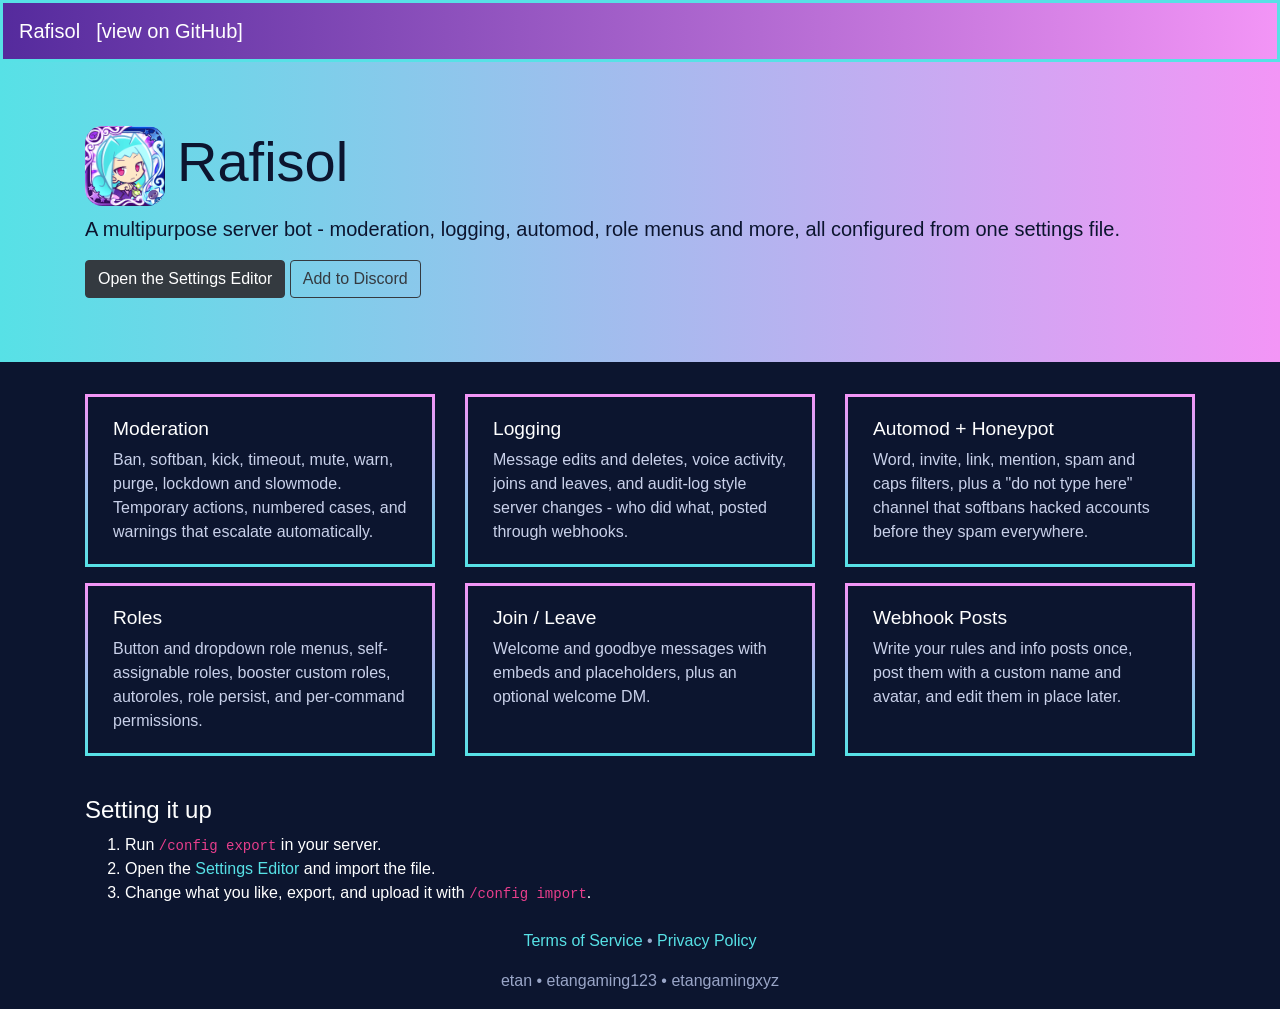
<file: index.html>
<!DOCTYPE html>
<html lang="en">
	<head>
		<link rel="icon" href="siteresources/icon.png">
		<meta charset="UTF-8">
		<meta http-equiv="X-UA-Compatible" content="IE=edge">
		<meta name="viewport" content="width=device-width, initial-scale=1">
		<title>Rafisol</title>
		<meta name="description" content="Rafisol - a multipurpose Discord server bot: moderation, logging, automod, honeypot, role menus and webhook posts.">

		<meta name="theme-color" content="#F395F6">
		<!-- Bootstrap -->
		<link href="siteresources/bootstrap-4.4.1.css" rel="stylesheet">
		<link href="siteresources/style.css" rel="stylesheet">
	</head>
	<body>
		<nav class="navbar navbar-expand-lg navbar-dark bg-dark">
			<a class="navbar-brand" href="index.html">Rafisol</a>
			<a class="navbar-brand" href="https://github.com/etangaming123/rafisol">[view on GitHub]</a>
		</nav>

		<div class="jumbotron jumbotron-fluid">
			<div class="container">
				<h1 class="display-4"><img id="brandicon" src="siteresources/icon.png" alt="">Rafisol</h1>
				<p class="lead">A multipurpose server bot - moderation, logging, automod, role menus and more, all configured from one settings file.</p>
				<a class="btn btn-dark" href="editor.html">Open the Settings Editor</a>
				<a class="btn btn-outline-dark" href="https://discord.com/oauth2/authorize?client_id=1563324610106236938">Add to Discord</a>
			</div>
		</div>

		<div class="container">
			<div class="row">
				<div class="col-md-4">
					<div class="feature">
						<h3>Moderation</h3>
						<p>Ban, softban, kick, timeout, mute, warn, purge, lockdown and slowmode. Temporary actions, numbered cases, and warnings that escalate automatically.</p>
					</div>
				</div>
				<div class="col-md-4">
					<div class="feature">
						<h3>Logging</h3>
						<p>Message edits and deletes, voice activity, joins and leaves, and audit-log style server changes - who did what, posted through webhooks.</p>
					</div>
				</div>
				<div class="col-md-4">
					<div class="feature">
						<h3>Automod + Honeypot</h3>
						<p>Word, invite, link, mention, spam and caps filters, plus a "do not type here" channel that softbans hacked accounts before they spam everywhere.</p>
					</div>
				</div>
				<div class="col-md-4">
					<div class="feature">
						<h3>Roles</h3>
						<p>Button and dropdown role menus, self-assignable roles, booster custom roles, autoroles, role persist, and per-command permissions.</p>
					</div>
				</div>
				<div class="col-md-4">
					<div class="feature">
						<h3>Join / Leave</h3>
						<p>Welcome and goodbye messages with embeds and placeholders, plus an optional welcome DM.</p>
					</div>
				</div>
				<div class="col-md-4">
					<div class="feature">
						<h3>Webhook Posts</h3>
						<p>Write your rules and info posts once, post them with a custom name and avatar, and edit them in place later.</p>
					</div>
				</div>
			</div>

			<h2 class="h4 mt-4">Setting it up</h2>
			<ol>
				<li>Run <code>/config export</code> in your server.</li>
				<li>Open the <a href="editor.html">Settings Editor</a> and import the file.</li>
				<li>Change what you like, export, and upload it with <code>/config import</code>.</li>
			</ol>
		</div>

		<footer class="text-center mt-4">
			<p><a href="termsofservice.html">Terms of Service</a> • <a href="privacypolicy.html">Privacy Policy</a></p>
			<p>etan • etangaming123 • etangamingxyz</p>
		</footer>
	</body>
</html>
</file>
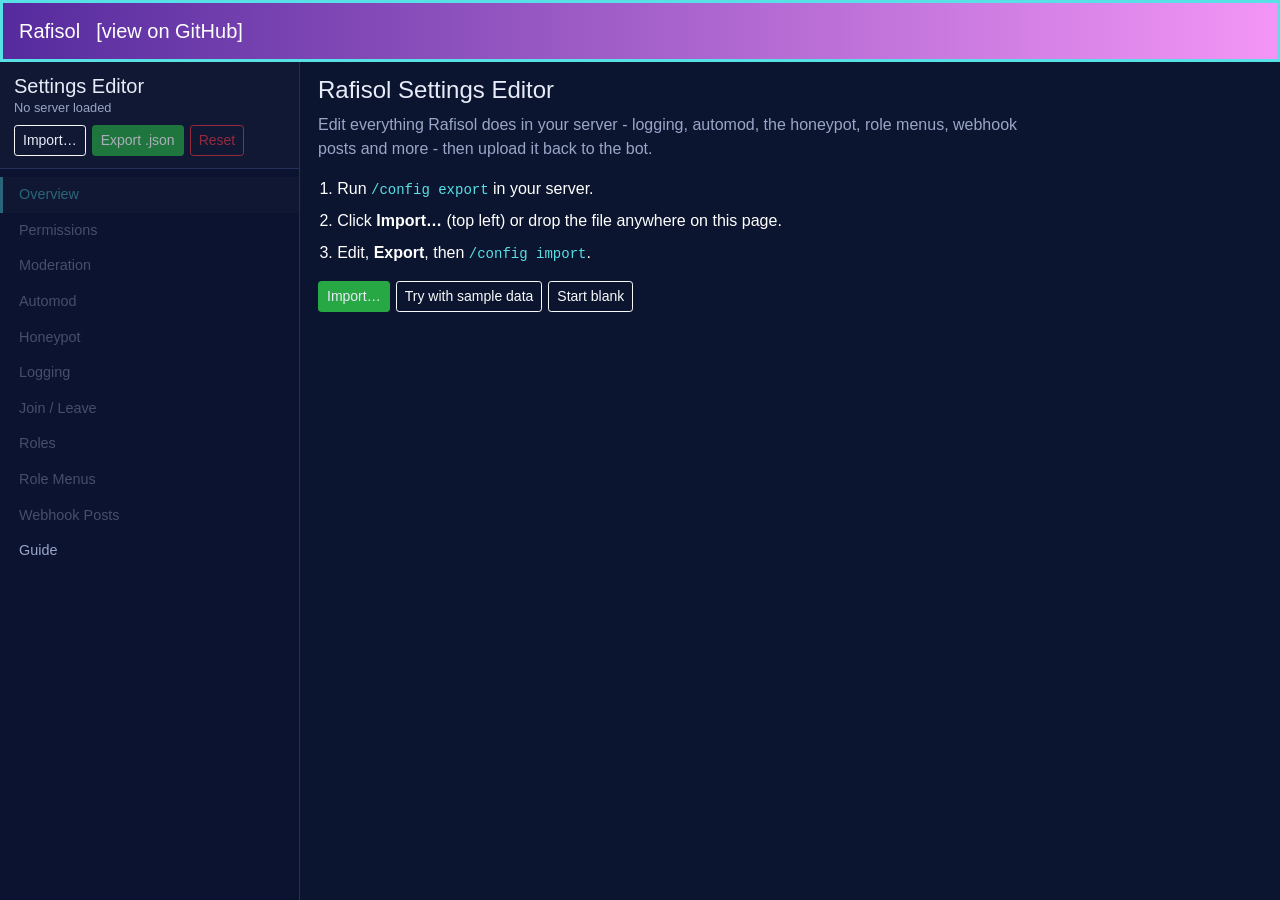
<file: editor.html>
<!DOCTYPE html>
<html lang="en">
	<head>
		<link rel="icon" href="siteresources/icon.png">
		<meta charset="UTF-8">
		<meta http-equiv="X-UA-Compatible" content="IE=edge">
		<meta name="viewport" content="width=device-width, initial-scale=1">
		<title>Settings Editor - Rafisol</title>
		<meta name="description" content="Edit your server's Rafisol settings, then export them and upload with /config import.">

		<meta name="theme-color" content="#57E1E6">
		<!-- Bootstrap -->
		<link href="siteresources/bootstrap-4.4.1.css" rel="stylesheet">
		<link href="siteresources/style.css" rel="stylesheet">
		<link href="siteresources/editor.css" rel="stylesheet">
	</head>
	<body class="editor-page">
		<nav class="navbar navbar-expand-lg navbar-dark bg-dark">
			<a class="navbar-brand" href="index.html">Rafisol</a>
			<a class="navbar-brand" href="https://github.com/etangaming123/rafisol">[view on GitHub]</a>
		</nav>

		<div id="editor">
			<aside id="sidebar" aria-label="Editor controls">
				<header class="sb-head">
					<div class="d-flex align-items-center">
						<img id="guild-icon" class="guild-icon d-none" alt="">
						<div class="min-w-0">
							<h1 class="h5 mb-0">Settings Editor</h1>
							<div class="small muted text-truncate" id="guild-name">No server loaded</div>
						</div>
					</div>
					<div class="btn-row mt-2">
						<label class="btn btn-outline-light btn-sm mb-0" for="import-input">Import…</label>
						<input type="file" id="import-input" accept="application/json,.json" class="d-none">
						<button type="button" class="btn btn-success btn-sm" id="export-btn" disabled>Export .json</button>
						<button type="button" class="btn btn-outline-danger btn-sm" id="reset-btn" disabled>Reset</button>
					</div>
					<div class="small mt-2 d-none" id="dirty-note"><span class="dot"></span> Unsaved changes - export and <code>/config import</code> when you're done.</div>
				</header>

				<nav class="sb-nav" id="section-nav" role="tablist" aria-label="Settings sections"></nav>
			</aside>

			<main id="main-col">
				<div class="welcome d-none" id="restore-banner">
					<span id="restore-text"></span>
					<span class="btn-row">
						<button type="button" class="btn btn-warning btn-sm" id="restore-btn">Restore</button>
						<button type="button" class="btn btn-outline-light btn-sm" id="restore-dismiss">Dismiss</button>
					</span>
				</div>
				<div id="drop-zone">
					<div id="pane"></div>
				</div>
				<p class="status" id="status" role="status" aria-live="polite"></p>
			</main>
		</div>

		<footer class="text-center mt-4 editor-footer">
			<p>etan • etangaming123 • etangamingxyz</p>
		</footer>

		<script src="siteresources/defaults.js"></script>
		<script src="siteresources/editor.js"></script>
	</body>
</html>
</file>
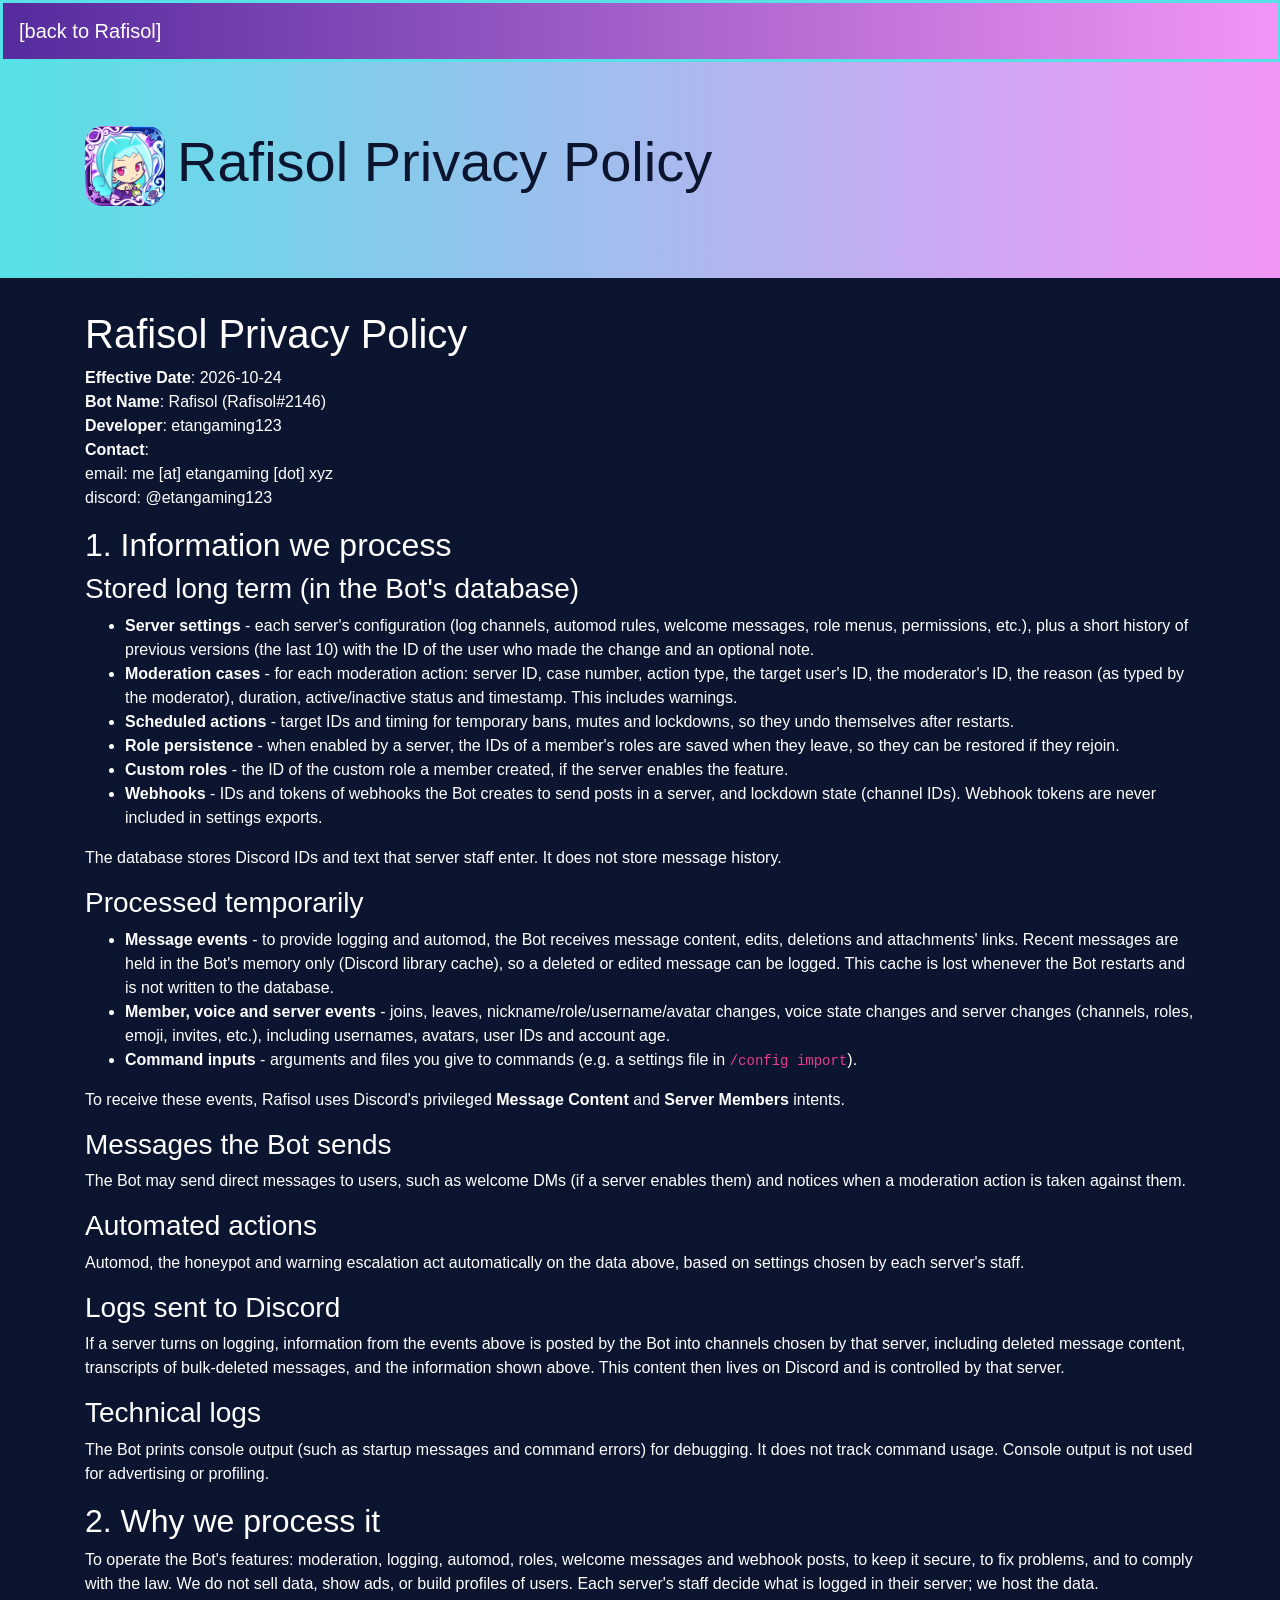
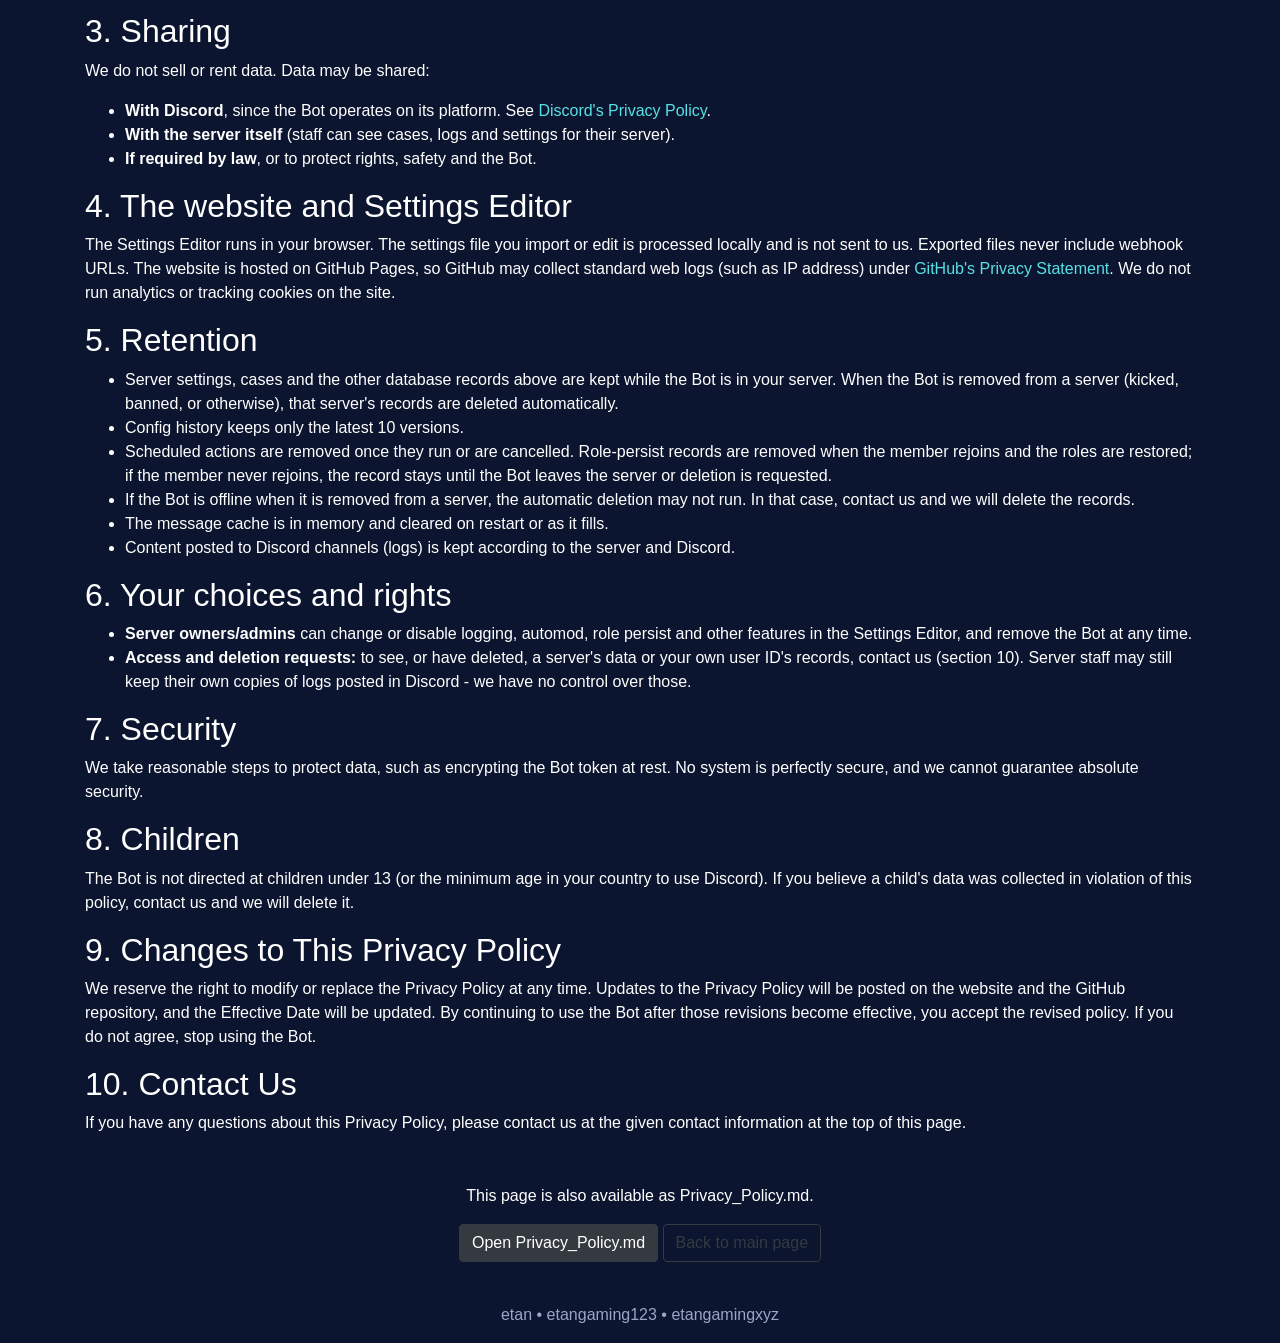
<file: privacypolicy.html>
<!DOCTYPE html>
<html lang="en">
	<head>
		<link rel="icon" href="siteresources/icon.png">
		<meta charset="UTF-8">
		<meta http-equiv="X-UA-Compatible" content="IE=edge">
		<meta name="viewport" content="width=device-width, initial-scale=1">
		<title>Rafisol Privacy Policy</title>
		<meta name="description" content="Privacy Policy for Rafisol">

		<meta property="og:type" content="website">
		<meta property="og:url" content="https://rafisol.etangaming.xyz/privacypolicy.html">
		<meta property="og:title" content="Rafisol Privacy Policy">
		<meta property="og:description" content="Privacy Policy for Rafisol">
		<meta property="og:image" content="https://rafisol.etangaming.xyz/siteresources/icon.png">

		<meta name="theme-color" content="#F395F6">
		<!-- Bootstrap -->
		<link href="siteresources/bootstrap-4.4.1.css" rel="stylesheet">
		<link href="siteresources/style.css" rel="stylesheet">
	</head>
	<body>
		<nav class="navbar navbar-expand-lg navbar-dark bg-dark">
			<a class="navbar-brand" href="index.html">[back to Rafisol]</a>
		</nav>

		<div class="jumbotron jumbotron-fluid">
			<div class="container">
				<h1 class="display-4"><img id="brandicon" src="siteresources/icon.png" alt="">Rafisol Privacy Policy</h1>
			</div>
		</div>

		<div class="container">
			<div class="row">
				<div class="col-12 text-left" id="markdownContent">
					<p class="text-center">Loading...</p>
				</div>
			</div>
		</div>
		<hr>
		<div class="container text-center">
			<p>This page is also available as Privacy_Policy.md.</p>
			<a class="btn btn-dark" href="https://github.com/etangaming123/rafisol/blob/main/Privacy_Policy.md">Open Privacy_Policy.md</a>
			<a class="btn btn-outline-dark" href="index.html">Back to main page</a>
		</div>
		<hr>
		<footer class="text-center mt-4">
			<p>etan • etangaming123 • etangamingxyz</p>
		</footer>
		<script src="siteresources/marked.min.js"></script> <!-- markdown parser, renders Privacy_Policy.md below -->
		<script>
			marked.setOptions({ breaks: true, gfm: true });
			fetch('Privacy_Policy.md')
				.then(response => response.text())
				.then(markdown => {
					document.getElementById('markdownContent').innerHTML = marked.parse(markdown);
				})
				.catch(() => {
					document.getElementById('markdownContent').innerHTML = '<p class="text-center">Couldn\'t load Privacy_Policy.md.</p>';
				});
		</script>
	</body>
</html>
</file>
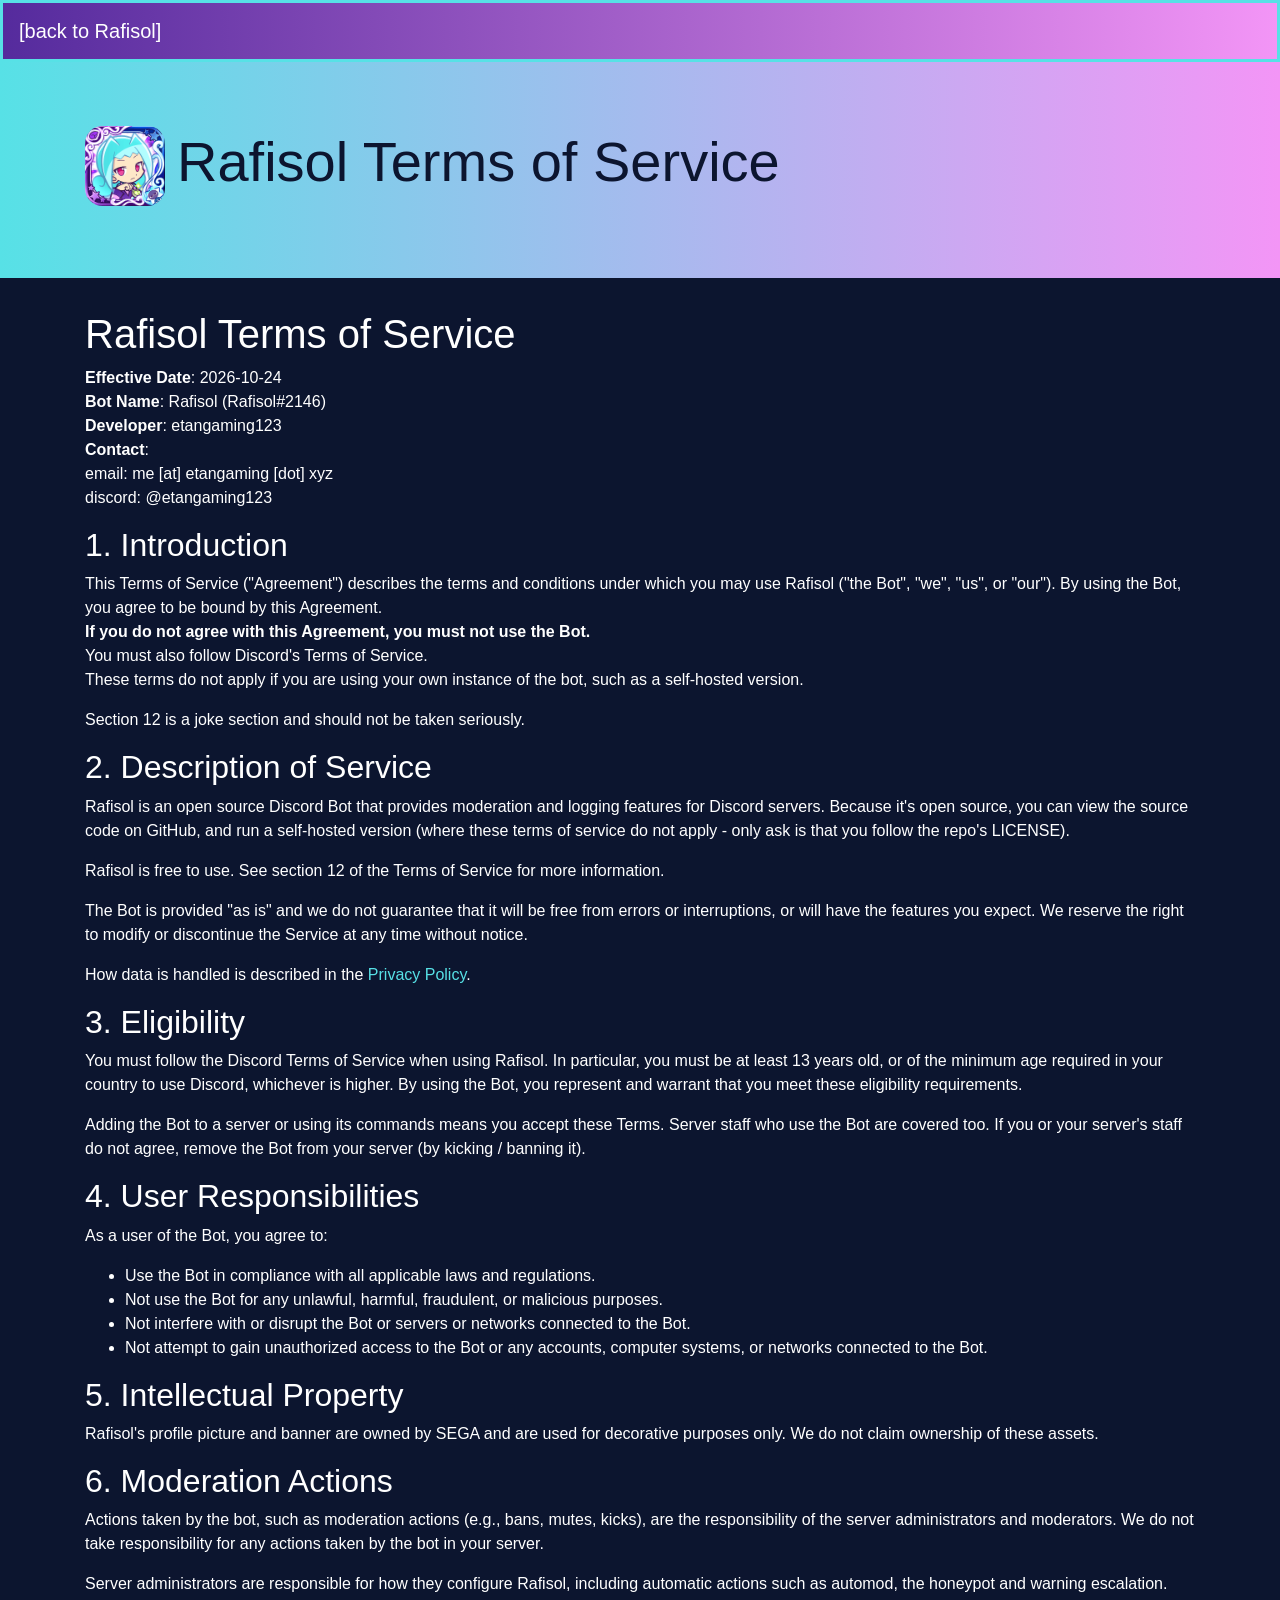
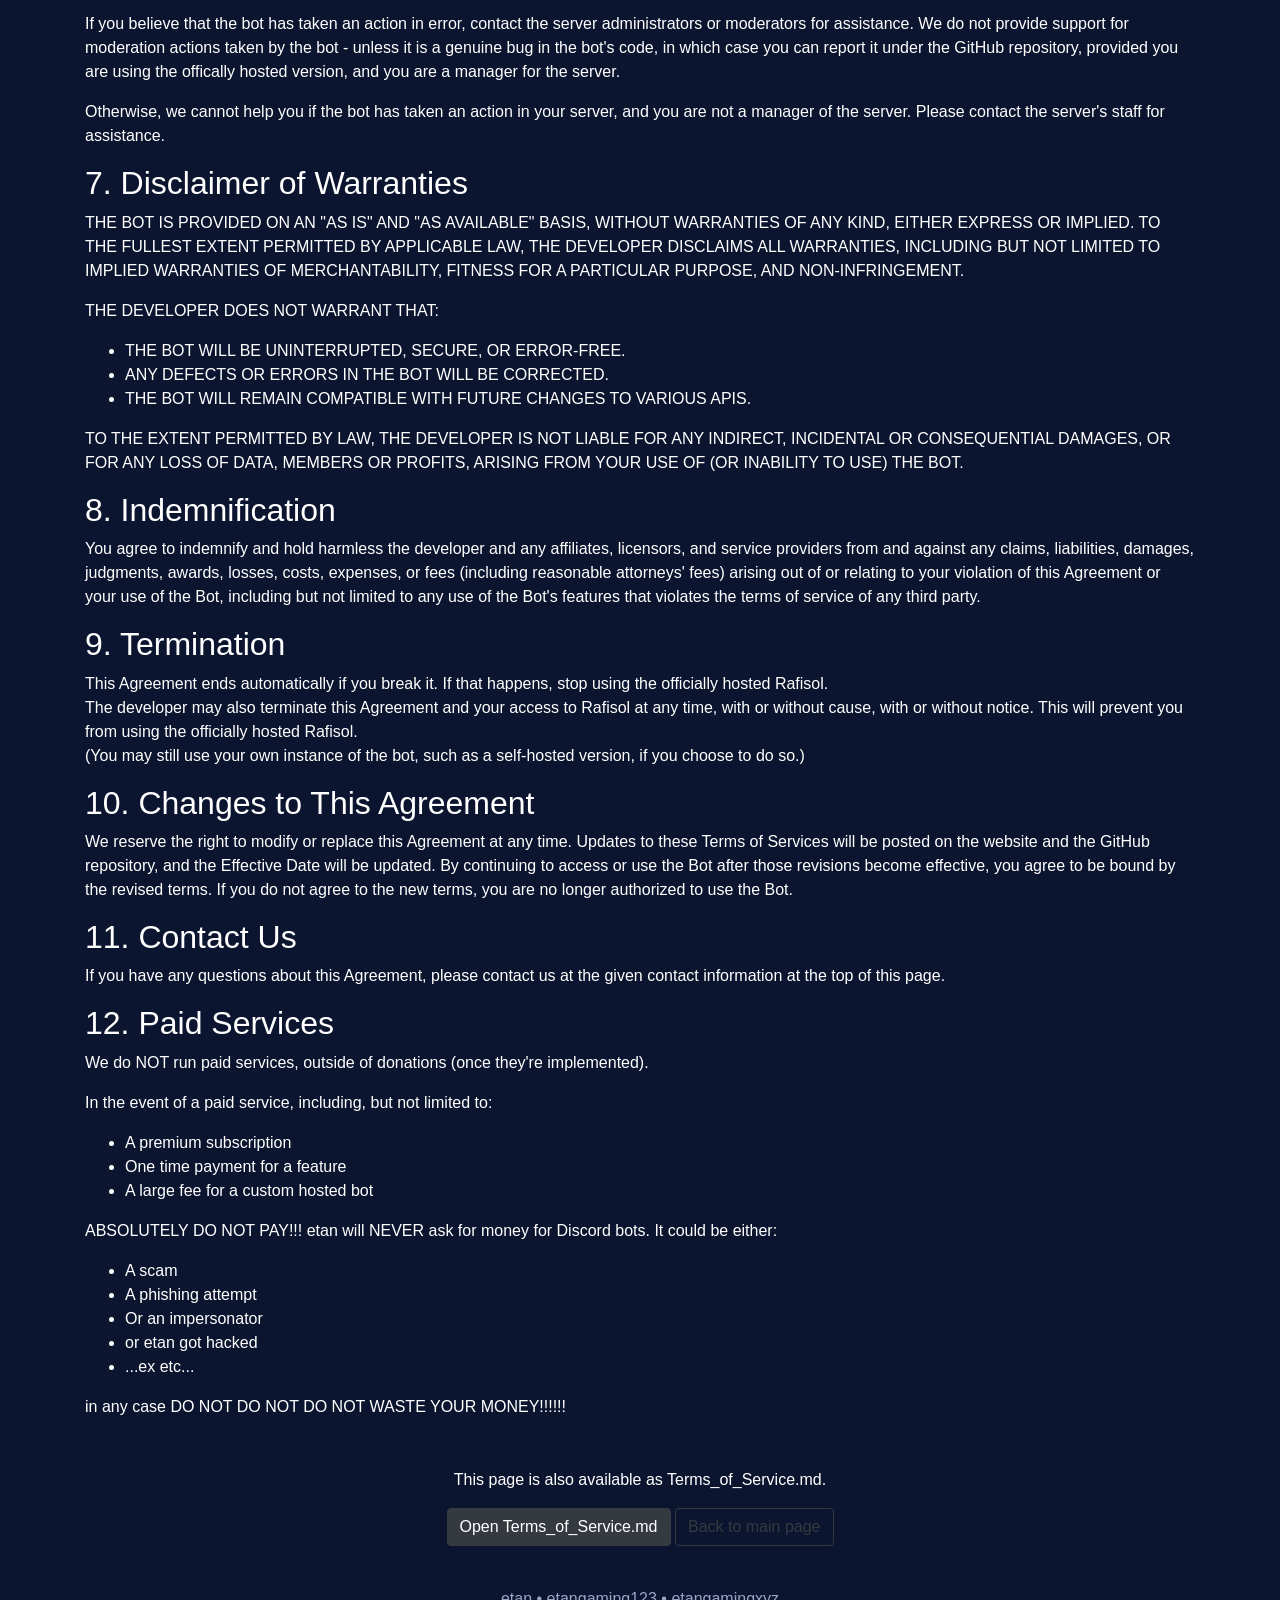
<file: termsofservice.html>
<!DOCTYPE html>
<html lang="en">
	<head>
		<link rel="icon" href="siteresources/icon.png">
		<meta charset="UTF-8">
		<meta http-equiv="X-UA-Compatible" content="IE=edge">
		<meta name="viewport" content="width=device-width, initial-scale=1">
		<title>Rafisol Terms of Service</title>
		<meta name="description" content="Terms of Service for Rafisol">

		<meta property="og:type" content="website">
		<meta property="og:url" content="https://rafisol.etangaming.xyz/termsofservice.html">
		<meta property="og:title" content="Rafisol Terms of Service">
		<meta property="og:description" content="Terms of Service for Rafisol">
		<meta property="og:image" content="https://rafisol.etangaming.xyz/siteresources/icon.png">

		<meta name="theme-color" content="#F395F6">
		<!-- Bootstrap -->
		<link href="siteresources/bootstrap-4.4.1.css" rel="stylesheet">
		<link href="siteresources/style.css" rel="stylesheet">
	</head>
	<body>
		<nav class="navbar navbar-expand-lg navbar-dark bg-dark">
			<a class="navbar-brand" href="index.html">[back to Rafisol]</a>
		</nav>

		<div class="jumbotron jumbotron-fluid">
			<div class="container">
				<h1 class="display-4"><img id="brandicon" src="siteresources/icon.png" alt="">Rafisol Terms of Service</h1>
			</div>
		</div>

		<div class="container">
			<div class="row">
				<div class="col-12 text-left" id="markdownContent">
					<p class="text-center">Loading...</p>
				</div>
			</div>
		</div>
		<hr>
		<div class="container text-center">
			<p>This page is also available as Terms_of_Service.md.</p>
			<a class="btn btn-dark" href="https://github.com/etangaming123/rafisol/blob/main/Terms_of_Service.md">Open Terms_of_Service.md</a>
			<a class="btn btn-outline-dark" href="index.html">Back to main page</a>
		</div>
		<hr>
		<footer class="text-center mt-4">
			<p>etan • etangaming123 • etangamingxyz</p>
		</footer>
		<script src="siteresources/marked.min.js"></script> <!-- markdown parser, renders Terms_of_Service.md below -->
		<script>
			marked.setOptions({ breaks: true, gfm: true });
			fetch('Terms_of_Service.md')
				.then(response => response.text())
				.then(markdown => {
					document.getElementById('markdownContent').innerHTML = marked.parse(markdown);
				})
				.catch(() => {
					document.getElementById('markdownContent').innerHTML = '<p class="text-center">Couldn\'t load Terms_of_Service.md.</p>';
				});
		</script>
	</body>
</html>
</file>
<file: siteresources/style.css>
body {
	background-color: #0C152F;
	color: #e8ecf8;
}

p, h1, h2, h3, h4, h5, li {
	color: white;
}

a {
	color: #57E1E6;
}

a:hover {
	color: #F395F6;
}

.navbar {
	background-image: linear-gradient(to right, #552B9D, #F395F6);
	border: 3px solid #57E1E6;
}

.jumbotron {
	background-image: linear-gradient(to right, #57E1E6, #F395F6);
}

.jumbotron h1,
.jumbotron p {
	color: #0C152F;
}

.feature {
	border: 3px solid transparent;
	border-image: linear-gradient(to bottom, #F395F6, #57E1E6);
	border-image-slice: 1;
	padding: 20px 25px;
	margin-bottom: 16px;
	height: calc(100% - 16px);
}

.feature h3 {
	font-size: 1.2rem;
}

.feature p {
	color: #c9d1ea;
	margin-bottom: 0;
}

#brandicon {
	border-radius: 22%;
	vertical-align: middle;
	display: inline-block;
	margin-right: 12px;
	width: 80px;
}

.editor-footer p,
footer p {
	color: #9aa6c8;
}
</file>
<file: siteresources/editor.css>
/* ---- app shell: sidebar and settings pane scroll independently on wide screens */

#editor {
	color: #e8ecf8;
	display: flex;
	flex-direction: column;
}

@media (min-width: 992px) {
	body.editor-page {
		height: 100vh;
		display: flex;
		flex-direction: column;
		overflow: hidden;
	}

	body.editor-page > .navbar {
		flex: none;
	}

	body.editor-page .editor-footer {
		display: none;
	}

	#editor {
		flex: 1 1 auto;
		min-height: 0;
		flex-direction: row;
	}

	#sidebar {
		flex: none;
		width: 300px;
		min-height: 0;
	}

	#main-col {
		flex: 1 1 auto;
		min-width: 0;
		min-height: 0;
		overflow-y: auto;
	}
}

#sidebar {
	display: flex;
	flex-direction: column;
	background-color: #101833;
	border-right: 1px solid #25305a;
}

.sb-head {
	flex: none;
	padding: 12px 14px;
	border-bottom: 1px solid #25305a;
}

.guild-icon {
	width: 40px;
	height: 40px;
	border-radius: 50%;
	margin-right: 10px;
	flex: none;
}

.min-w-0 {
	min-width: 0;
}

#dirty-note {
	color: #57E1E6;
}

#dirty-note .dot {
	display: inline-block;
	width: 8px;
	height: 8px;
	border-radius: 50%;
	background-color: #57E1E6;
	margin-right: 4px;
}

.sb-nav {
	flex: 1 1 auto;
	min-height: 0;
	overflow-y: auto;
	padding: 8px 0;
	background-color: #0c1330;
}

.sb-nav button {
	display: block;
	width: 100%;
	text-align: left;
	padding: 7px 16px;
	border: 0;
	border-left: 3px solid transparent;
	background: none;
	color: #9aa6c8;
	font-size: 0.9rem;
	cursor: pointer;
}

.sb-nav button:hover {
	color: #e8ecf8;
	background-color: #151d38;
}

.sb-nav button.active {
	color: #57E1E6;
	border-left-color: #57E1E6;
	background-color: #151d38;
}

.sb-nav button .count {
	float: right;
	font-size: 0.75rem;
	color: #9aa6c8;
}

.sb-nav button:disabled {
	opacity: 0.4;
	cursor: default;
}

@media (max-width: 991.98px) {
	.sb-nav {
		display: flex;
		overflow-x: auto;
		padding: 0;
	}

	.sb-nav button {
		width: auto;
		flex: none;
		border-left: 0;
		border-bottom: 2px solid transparent;
		padding: 8px 12px;
	}

	.sb-nav button.active {
		border-bottom-color: #F395F6;
	}

	.sb-nav button .count {
		display: none;
	}
}

.sb-nav button:focus-visible,
#editor .btn:focus-visible,
#editor summary:focus-visible {
	outline: 2px solid #F395F6;
	outline-offset: 1px;
}

#main-col {
	position: relative;
	padding: 14px 18px 40px;
}

#pane {
	max-width: 1100px;
}

#drop-zone.drop {
	outline: 2px dashed #F395F6;
	outline-offset: 4px;
	border-radius: 6px;
}

#editor label,
#editor .h4,
#editor .h5,
#editor .h6,
#editor legend {
	color: #e8ecf8;
}

#editor .muted,
#editor .form-text {
	color: #9aa6c8 !important;
}

#editor code {
	color: #57E1E6;
}

.btn-row {
	display: flex;
	flex-wrap: wrap;
	gap: 6px;
}

/* ---- panels / groups */

.panel,
.group {
	background-color: #151d38;
	border: 1px solid #25305a;
	border-radius: 6px;
	padding: 12px 14px;
	margin-bottom: 12px;
}

.group {
	padding: 0;
}

.group > summary {
	padding: 9px 14px;
	cursor: pointer;
	font-weight: 600;
	color: #e8ecf8;
	display: flex;
	align-items: center;
	gap: 8px;
}

.group > summary::-webkit-details-marker {
	display: none;
}

.group > summary::before {
	content: "\25B8";
	color: #9aa6c8;
	transition: transform 0.15s;
}

.group[open] > summary::before {
	transform: rotate(90deg);
}

.item-tools .btn:disabled {
	opacity: 0.3;
}

.group-body {
	padding: 4px 14px 14px;
}

.group .group {
	background-color: #101833;
}

.pane-title {
	display: flex;
	align-items: baseline;
	flex-wrap: wrap;
	gap: 10px;
	margin-bottom: 4px;
}

.pane-intro {
	color: #9aa6c8;
	margin-bottom: 14px;
	max-width: 760px;
}

.panel h2.h6,
.panel h3.h6 {
	margin-bottom: 10px;
}

/* ---- form bits */

#editor .form-control,
#editor .custom-select {
	background-color: #0c1330;
	border-color: #25305a;
	color: #e8ecf8;
}

#editor .form-control:focus,
#editor .custom-select:focus {
	border-color: #F395F6;
	box-shadow: 0 0 0 0.15rem rgba(243, 149, 246, 0.25);
}

#editor .form-control::placeholder {
	color: #66729a;
}

#editor .form-control.is-invalid {
	border-color: #e74c3c;
}

#editor select option {
	background-color: #0c1330;
}

.field {
	margin-bottom: 10px;
}

.field > label {
	display: block;
	font-size: 0.85rem;
	margin-bottom: 3px;
}

.field .form-text {
	font-size: 0.78rem;
	margin-top: 2px;
}

.counter {
	float: right;
	font-size: 0.75rem;
	color: #9aa6c8;
}

.counter.over {
	color: #e74c3c;
}

.check {
	display: flex;
	align-items: flex-start;
	gap: 8px;
	font-size: 0.9rem;
	margin-bottom: 8px;
	cursor: pointer;
}

.check input {
	margin-top: 4px;
}

.check .form-text {
	display: block;
}

.color-row {
	display: flex;
	gap: 6px;
}

.color-row input[type="color"] {
	width: 44px;
	padding: 2px;
	flex: none;
}

.grid {
	display: grid;
	grid-template-columns: repeat(auto-fill, minmax(240px, 1fr));
	gap: 0 14px;
}

.events-grid {
	display: grid;
	grid-template-columns: repeat(auto-fill, minmax(260px, 1fr));
	gap: 0 14px;
}

/* chips for multi-pickers */

.chips {
	display: flex;
	flex-wrap: wrap;
	gap: 4px;
	margin-bottom: 4px;
}

.chip {
	display: inline-flex;
	align-items: center;
	gap: 4px;
	padding: 1px 4px 1px 8px;
	border-radius: 12px;
	background-color: #25305a;
	font-size: 0.82rem;
	max-width: 100%;
}

.chip .swatch {
	width: 10px;
	height: 10px;
	border-radius: 50%;
	flex: none;
}

.chip span.name {
	overflow: hidden;
	text-overflow: ellipsis;
	white-space: nowrap;
}

.chip button {
	border: 0;
	background: none;
	color: #9aa6c8;
	padding: 0 4px;
	line-height: 1;
	cursor: pointer;
}

.chip button:hover {
	color: #e74c3c;
}

.chip.missing {
	background-color: #5a2525;
}

.tag {
	font-size: 0.72rem;
	padding: 1px 7px;
	border-radius: 10px;
	background-color: #25305a;
	color: #9aa6c8;
	font-weight: normal;
}

.tag.on {
	background-color: #2f5a25;
	color: #57E1E6;
}

.tag.warn {
	background-color: #4a2a6a;
	color: #F395F6;
}

.item-tools {
	display: flex;
	gap: 4px;
	margin-left: auto;
}

.item-tools .btn {
	padding: 0 6px;
	line-height: 1.4;
}

.empty-state {
	border: 1px dashed #25305a;
	border-radius: 6px;
	padding: 16px 12px;
	text-align: center;
	color: #9aa6c8;
	margin-bottom: 10px;
}

.welcome {
	display: flex;
	flex-wrap: wrap;
	align-items: center;
	justify-content: space-between;
	gap: 8px;
	margin-bottom: 12px;
	padding: 8px 12px;
	font-size: 0.88rem;
	background-color: #1c2750;
	border: 1px solid #57E1E6;
	border-radius: 6px;
}

.welcome.d-none {
	display: none !important;
}

.issues {
	list-style: none;
	padding: 0;
	margin: 0;
	font-size: 0.85rem;
}

.issues li {
	padding: 4px 0 4px 18px;
	position: relative;
}

.issues li::before {
	content: "!";
	position: absolute;
	left: 4px;
	color: #57E1E6;
	font-weight: bold;
}

.placeholders {
	font-size: 0.78rem;
	color: #9aa6c8;
}

.placeholders code {
	cursor: pointer;
}

/* ---- landing (nothing loaded yet) */

.start {
	max-width: 720px;
}

.start ol {
	padding-left: 1.2rem;
}

.start ol li {
	margin-bottom: 8px;
}

/* ---- embed editor + discord-ish preview */

.embed-editor {
	display: grid;
	grid-template-columns: minmax(0, 1fr) minmax(0, 1fr);
	gap: 14px;
}

@media (max-width: 1199.98px) {
	.embed-editor {
		grid-template-columns: minmax(0, 1fr);
	}
}

.preview {
	background-color: #313338;
	border-radius: 6px;
	padding: 12px 14px;
	font-family: "gg sans", "Noto Sans", "Helvetica Neue", Helvetica, Arial, sans-serif;
	color: #dbdee1;
	font-size: 0.92rem;
	align-self: start;
	overflow-wrap: anywhere;
}

.preview-label {
	font-size: 0.72rem;
	text-transform: uppercase;
	letter-spacing: 0.04em;
	color: #9aa6c8;
	margin-bottom: 4px;
}

.msg {
	display: flex;
	gap: 12px;
}

.msg .avatar {
	width: 40px;
	height: 40px;
	border-radius: 50%;
	background: linear-gradient(135deg, #552B9D, #57E1E6);
	flex: none;
	object-fit: cover;
}

.msg .body {
	min-width: 0;
	flex: 1;
}

.msg .author {
	font-weight: 600;
	color: #f2f3f5;
}

.msg .badge-app {
	font-size: 0.65rem;
	background-color: #5865f2;
	color: white;
	padding: 1px 4px;
	border-radius: 3px;
	margin-left: 4px;
	vertical-align: middle;
}

.msg .text {
	white-space: pre-wrap;
	margin-top: 2px;
}

.dc-embed {
	margin-top: 6px;
	max-width: 520px;
	background-color: #2b2d31;
	border-left: 4px solid #1e1f22;
	border-radius: 4px;
	padding: 8px 14px 12px 12px;
	display: grid;
	grid-template-columns: minmax(0, 1fr) auto;
}

.dc-embed .e-main {
	min-width: 0;
}

.dc-embed .e-author {
	font-size: 0.82rem;
	font-weight: 600;
	color: #f2f3f5;
	margin-top: 6px;
	display: flex;
	align-items: center;
	gap: 6px;
}

.dc-embed .e-author img,
.dc-embed .e-footer img {
	width: 20px;
	height: 20px;
	border-radius: 50%;
}

.dc-embed .e-title {
	font-weight: 600;
	color: #f2f3f5;
	margin-top: 6px;
}

.dc-embed .e-title a {
	color: #00a8fc;
}

.dc-embed .e-desc {
	font-size: 0.86rem;
	white-space: pre-wrap;
	margin-top: 6px;
}

.dc-embed .e-fields {
	display: flex;
	flex-wrap: wrap;
	gap: 6px 12px;
	margin-top: 8px;
}

.dc-embed .e-field {
	flex: 1 1 100%;
	font-size: 0.86rem;
	min-width: 0;
}

.dc-embed .e-field.inline {
	flex: 1 1 28%;
}

.dc-embed .e-field b {
	display: block;
	color: #f2f3f5;
	white-space: pre-wrap;
}

.dc-embed .e-field div {
	white-space: pre-wrap;
}

.dc-embed .e-thumb {
	width: 80px;
	height: 80px;
	object-fit: cover;
	border-radius: 4px;
	margin: 8px 0 0 12px;
}

.dc-embed .e-image {
	grid-column: 1 / -1;
	max-width: 100%;
	border-radius: 4px;
	margin-top: 12px;
}

.dc-embed .e-footer {
	grid-column: 1 / -1;
	font-size: 0.75rem;
	color: #b5bac1;
	margin-top: 8px;
	display: flex;
	align-items: center;
	gap: 6px;
}

.preview .mention {
	background-color: rgba(88, 101, 242, 0.3);
	color: #c9cdfb;
	border-radius: 3px;
	padding: 0 2px;
}

.preview a {
	color: #00a8fc;
}

.preview code {
	background-color: #1e1f22;
	color: #dbdee1 !important;
	padding: 0 3px;
	border-radius: 3px;
}

.preview .ph {
	color: #F395F6;
}

.dc-buttons {
	display: flex;
	flex-wrap: wrap;
	gap: 6px;
	margin-top: 8px;
}

.dc-button {
	padding: 3px 14px;
	border-radius: 4px;
	font-size: 0.85rem;
	font-weight: 500;
	color: white;
	background-color: #4e5058;
	min-height: 32px;
	display: inline-flex;
	align-items: center;
	gap: 4px;
}

.dc-button.primary { background-color: #5865f2; }
.dc-button.success { background-color: #248046; }
.dc-button.danger { background-color: #da373c; }

.dc-select {
	margin-top: 8px;
	max-width: 400px;
	background-color: #1e1f22;
	border-radius: 4px;
	padding: 8px 10px;
	color: #949ba4;
	font-size: 0.88rem;
	display: flex;
	justify-content: space-between;
}

/* ---- status toast (same as the template editor) */

.status {
	position: fixed;
	left: 50%;
	bottom: 18px;
	transform: translateX(-50%);
	max-width: 90%;
	margin: 0;
	padding: 6px 14px;
	border-radius: 6px;
	background-color: rgba(12, 21, 47, 0.95);
	border: 1px solid #57E1E6;
	color: #57E1E6;
	font-size: 0.85rem;
	pointer-events: none;
	opacity: 0;
	transition: opacity 0.2s;
	z-index: 50;
}

.status.show {
	opacity: 1;
}

.status.error {
	border-color: #e74c3c;
	color: #ffb3ab;
}
</file>
